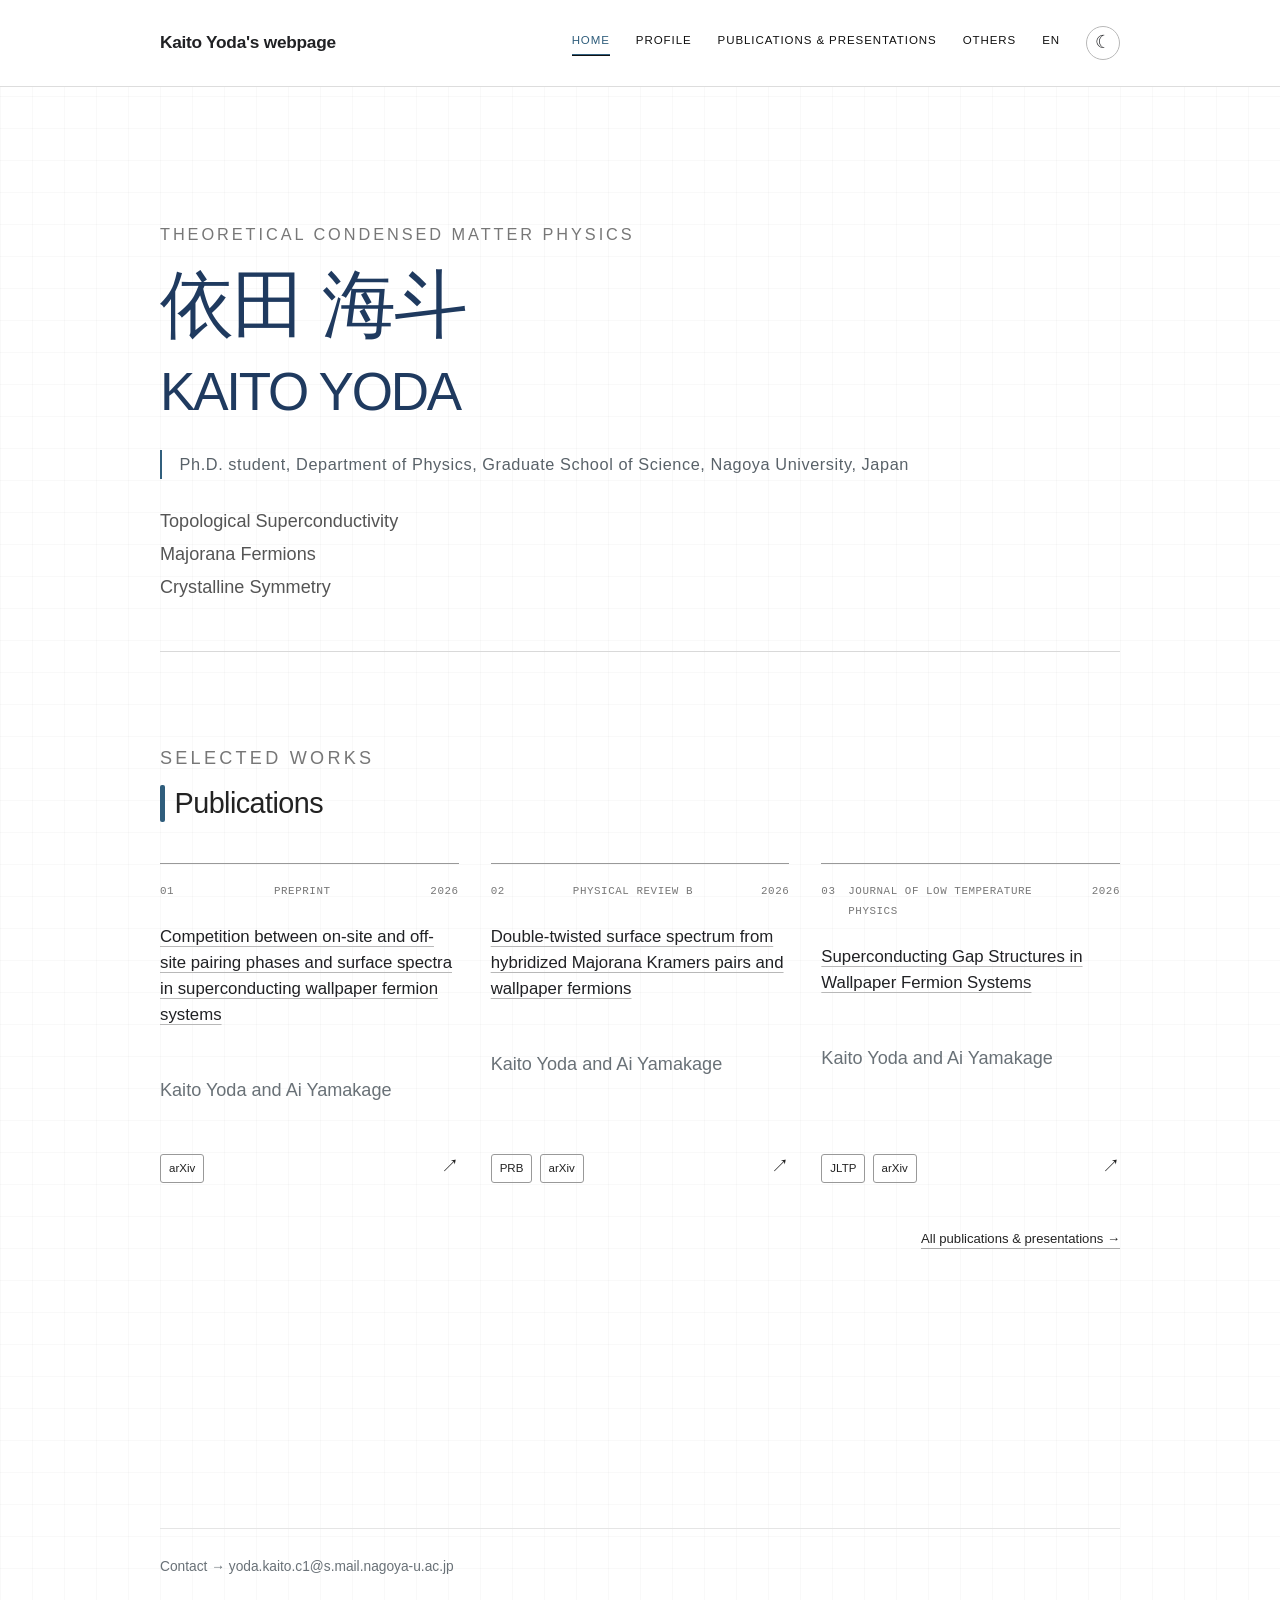
<file: index.html>
<!DOCTYPE html>
<html lang="ja">
<head>
  <meta charset="UTF-8">
  <meta name="viewport" content="width=device-width, initial-scale=1.0">
  <meta name="google-site-verification" content="fGGniMDQ4riu5vrGANIG6cHjym4Pj5fndVSo9XtaQqI" />
  <title>Home | Kaito Yoda's webpage</title>
  <meta
    name="description"
    content="Kaito Yoda (依田 海斗), Ph.D. student at Nagoya University. Research in theoretical condensed matter physics, including topological superconductivity, Majorana fermions, crystalline symmetry, and wallpaper fermions."
  >
  <link rel="canonical" href="https://kaito-yoda.github.io/">
  <link rel="icon" type="image/png" href="./favicon.png">
  <link rel="stylesheet" href="./style.css">
</head>
<body>
<header>
  <div class="site-header">
    <div class="site-title"><a href="./index.html">Kaito Yoda's webpage</a></div>
    <nav>
      <a href="./index.html" class="active">HOME</a>
      <a href="./profile/">Profile</a>
      <a href="./publication-presentation/">Publications &amp; Presentations</a>
      <a href="./others/">Others</a>
      <a href="./en/profile/">En</a>
  </nav>
  </div>
</header>
<main class="home">

  <section class="hero">

    <div class="hero-text">

      <p class="eyebrow">THEORETICAL CONDENSED MATTER PHYSICS</p>

      <h1>
        依田 海斗<br>
        <span>Kaito Yoda</span>
      </h1>

      <p class="hero-affiliation">
        Ph.D. student, Department of Physics, Graduate School of Science, Nagoya University, Japan
      </p>

      <p class="research-keywords">
        Topological Superconductivity<br>
        Majorana Fermions<br>
        Crystalline Symmetry
      </p>

    </div>
</section>

    <section class="featured-section", id="featured-publications">

  <div class="featured-heading">
    <p class="eyebrow">SELECTED WORKS</p>
    <h2>Publications</h2>
  </div>

  <div class="featured-grid">

    <!-- Paper 1 -->
    <article class="featured-paper">

      <div class="paper-meta">
        <span>01</span>
        <span>PREPRINT</span>
        <span>2026</span>
      </div>

      <h3>
        <a href="./publication-presentation/competition/">
        Competition between on-site and off-site pairing phases
        and surface spectra in superconducting wallpaper fermion systems
        </a>
      </h3>

      <p class="paper-authors">
        Kaito Yoda and Ai Yamakage
      </p>

      <div class="paper-footer">
        <div class="paper-links">
          <a href="https://arxiv.org/abs/2608.29691"
            target="_blank"
            rel="noopener noreferrer">
            arXiv
          </a>
        </div>

        <a class="paper-arrow"
          href="https://arxiv.org/abs/2608.29691"
          target="_blank"
          rel="noopener noreferrer">↗</a>
      </div>

    </article>


    <!-- Paper 2 -->
    <article class="featured-paper">

      <div class="paper-meta">
        <span>02</span>
        <span>PHYSICAL REVIEW B</span>
        <span>2026</span>
      </div>

      <h3>
        <a href="./publication-presentation/double-twisted/">
        Double-twisted surface spectrum from hybridized
        Majorana Kramers pairs and wallpaper fermions
        </a>
      </h3>

      <p class="paper-authors">
        Kaito Yoda and Ai Yamakage
      </p>

      <div class="paper-footer">
        <div class="paper-links">

          <a href="https://doi.org/10.1103/vnfd-ngb3"
            target="_blank"
            rel="noopener noreferrer">
            PRB
          </a>

          <a href="https://arxiv.org/abs/2603.11637"
            target="_blank"
            rel="noopener noreferrer">
            arXiv
          </a>

        </div>

        <a class="paper-arrow"
          href="https://doi.org/10.1103/vnfd-ngb3"
          target="_blank"
          rel="noopener noreferrer">↗</a>
      </div>

    </article>


    <!-- Paper 3 -->
    <article class="featured-paper">

      <div class="paper-meta">
        <span>03</span>
        <span>JOURNAL OF LOW TEMPERATURE PHYSICS</span>
        <span>2026</span>
      </div>

      <h3>
        <a href="./publication-presentation/SC_gap/">
        Superconducting Gap Structures in Wallpaper Fermion Systems
        </a>
      </h3>

      <p class="paper-authors">
        Kaito Yoda and Ai Yamakage
      </p>

      <div class="paper-footer">
        <div class="paper-links">

          <a href="https://doi.org/10.1007/s10909-025-03373-z"
            target="_blank"
            rel="noopener noreferrer">
            JLTP
          </a>

          <a href="https://arxiv.org/abs/2509.25823"
            target="_blank"
            rel="noopener noreferrer">
            arXiv
          </a>

        </div>

        <a class="paper-arrow"
          href="https://doi.org/10.1007/s10909-025-03373-z"
          target="_blank"
          rel="noopener noreferrer">↗</a>
      </div>

    </article>

  </div>

  <div class="all-publications">
    <a href="./publication-presentation/">
      All publications &amp; presentations →
    </a>
  </div>

  </section>

</main>
<footer>
  Contact → yoda.kaito.c1@s.mail.nagoya-u.ac.jp
</footer>
<script src="./script.js"></script>
</body>
</html>
</file>
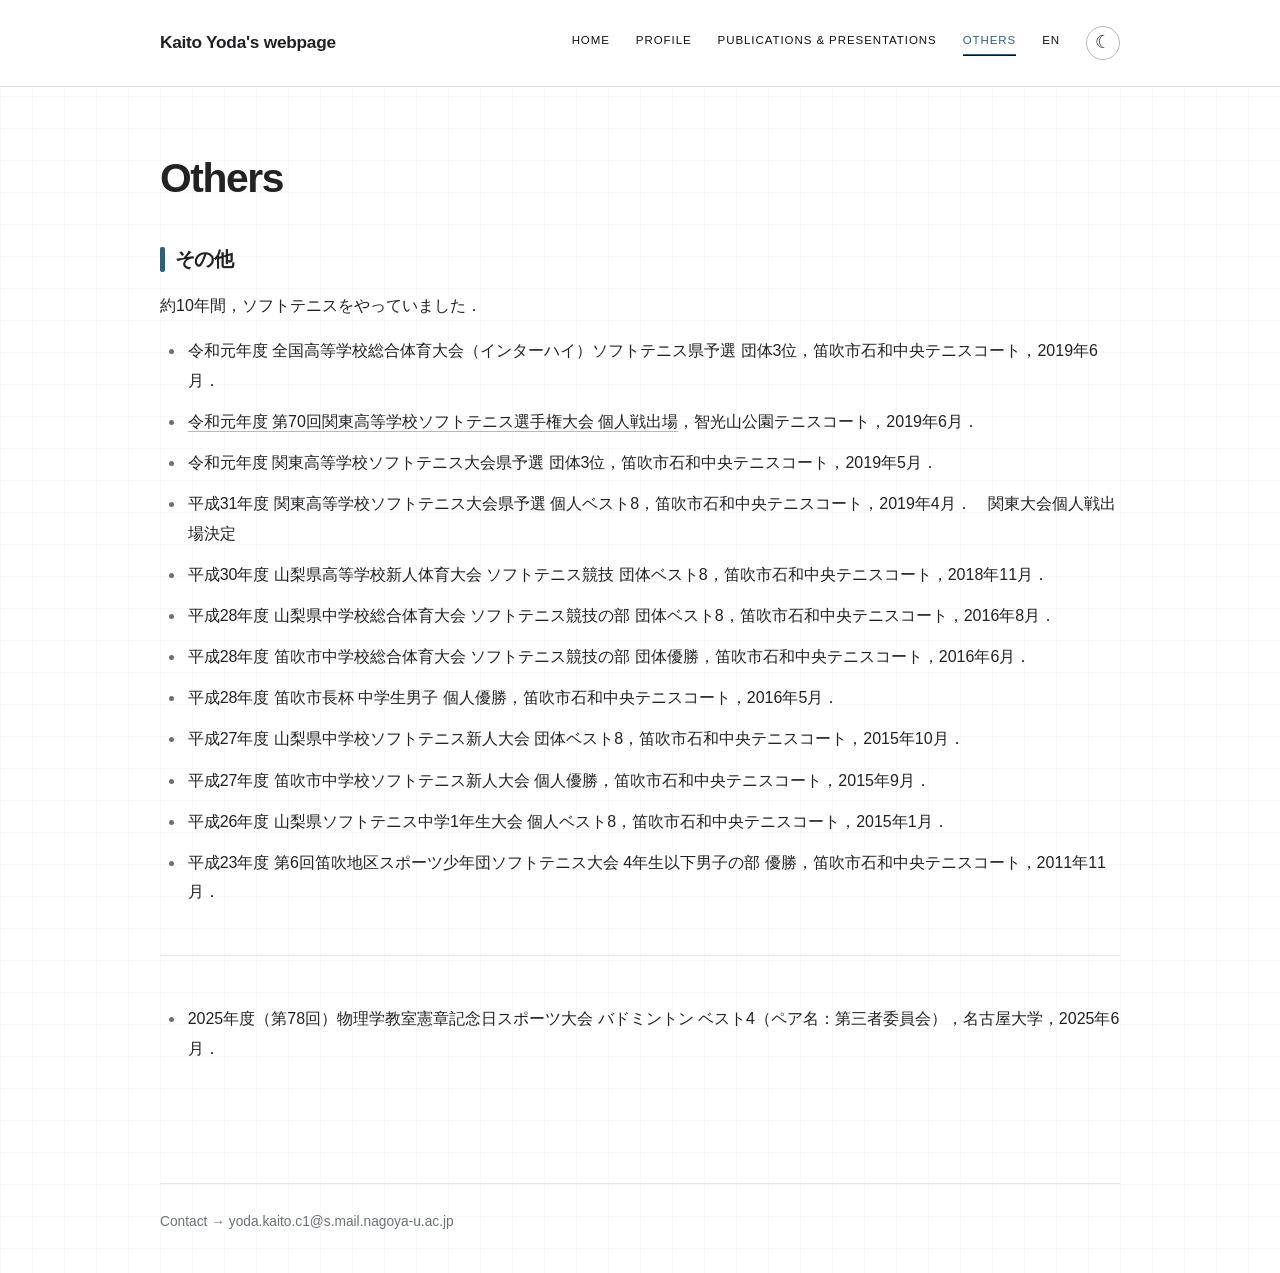
<file: others/index.html>
<!DOCTYPE html>
<html lang="ja">
<head>
  <meta charset="UTF-8">
  <meta name="viewport" content="width=device-width, initial-scale=1.0">
  <title>Others | Kaito Yoda's webpage</title>
  <link rel="icon" type="image/png" href="../favicon.png">
  <link rel="stylesheet" href="../style.css">
</head>
<body>
<header>
  <div class="site-header">
    <div class="site-title"><a href="../index.html">Kaito Yoda's webpage</a></div>
    <nav>
      <a href="../index.html">HOME</a>
      <a href="../profile/">PROFILE</a>
      <a href="../publication-presentation/">PUBLICATIONS &amp; Presentations </a>
      <a href="../others/" class="active">OTHERS</a>
      <a href="../en/profile/">EN</a>
    </nav>
  </div>
</header>
<main>
<h1>Others</h1>

<h2>その他</h2>

<p>約10年間，ソフトテニスをやっていました．</p>

<ul>
  <li>令和元年度 全国高等学校総合体育大会（インターハイ）ソフトテニス県予選 団体3位，笛吹市石和中央テニスコート，2019年6月．</li>

  <li><a href="https://saitama-hs-softtennis.com/shsst.sakura.ne.jp/wp-content/uploads/2019/06/6d98d98653abac5ecffc3454957b8976.pdf">令和元年度 第70回関東高等学校ソフトテニス選手権大会 個人戦出場</a>，智光山公園テニスコート，2019年6月．</li>

  <li>令和元年度 関東高等学校ソフトテニス大会県予選 団体3位，笛吹市石和中央テニスコート，2019年5月．</li>

  <li>平成31年度 関東高等学校ソフトテニス大会県予選 個人ベスト8，笛吹市石和中央テニスコート，2019年4月．　関東大会個人戦出場決定</li>

  <li>平成30年度 山梨県高等学校新人体育大会 ソフトテニス競技 団体ベスト8，笛吹市石和中央テニスコート，2018年11月．</li>

  <li>平成28年度 山梨県中学校総合体育大会 ソフトテニス競技の部 団体ベスト8，笛吹市石和中央テニスコート，2016年8月．</li>

  <li>平成28年度 笛吹市中学校総合体育大会 ソフトテニス競技の部 団体優勝，笛吹市石和中央テニスコート，2016年6月．</li>

  <li>平成28年度 笛吹市長杯 中学生男子 個人優勝，笛吹市石和中央テニスコート，2016年5月．</li>

  <li>平成27年度 山梨県中学校ソフトテニス新人大会 団体ベスト8，笛吹市石和中央テニスコート，2015年10月．</li>

  <li>平成27年度 笛吹市中学校ソフトテニス新人大会 個人優勝，笛吹市石和中央テニスコート，2015年9月．</li>

  <li>平成26年度 山梨県ソフトテニス中学1年生大会 個人ベスト8，笛吹市石和中央テニスコート，2015年1月．</li>

  <li>平成23年度 第6回笛吹地区スポーツ少年団ソフトテニス大会 4年生以下男子の部 優勝，笛吹市石和中央テニスコート，2011年11月．</li>
</ul>

<hr>

<ul>
  <li>2025年度（第78回）物理学教室憲章記念日スポーツ大会 バドミントン ベスト4（ペア名：第三者委員会），名古屋大学，2025年6月．</li>
</ul>
</main>
<footer>
  Contact → yoda.kaito.c1@s.mail.nagoya-u.ac.jp
</footer>
<script src="../script.js"></script>
</body>
</html>
</file>
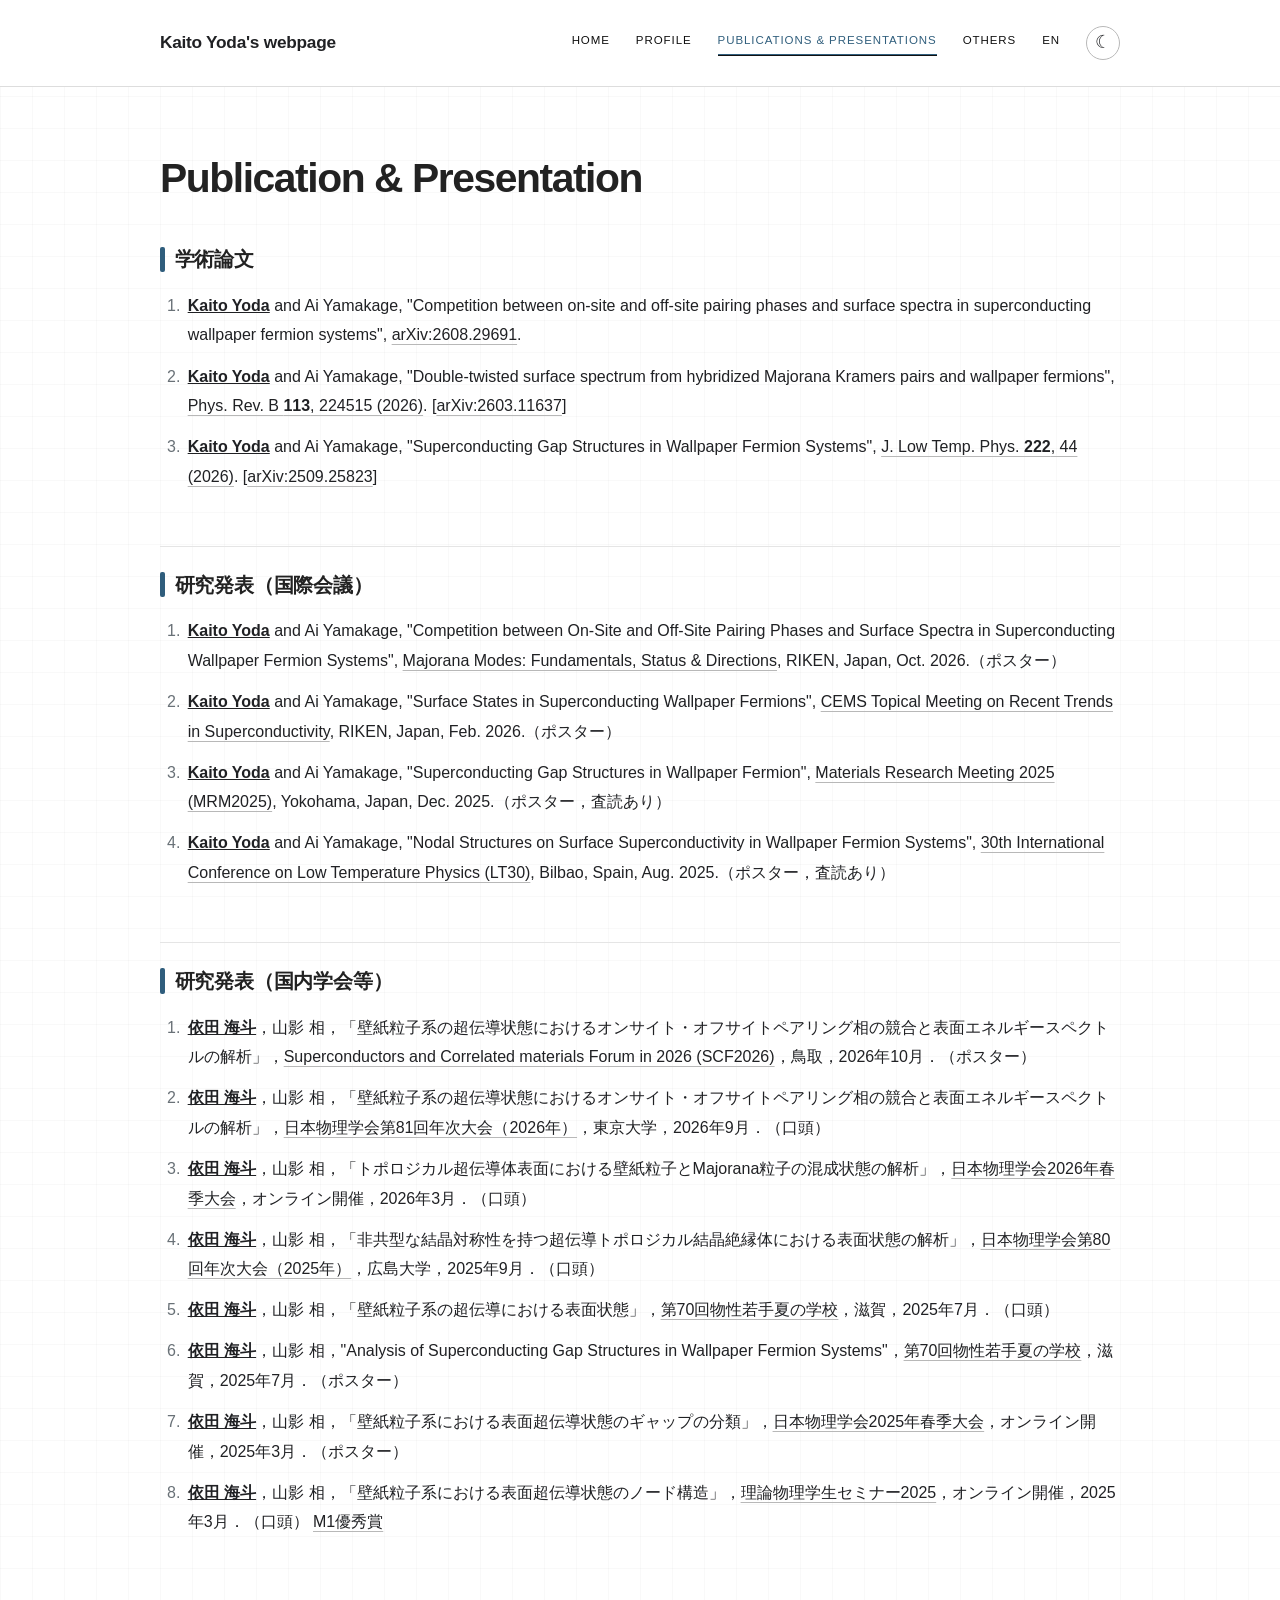
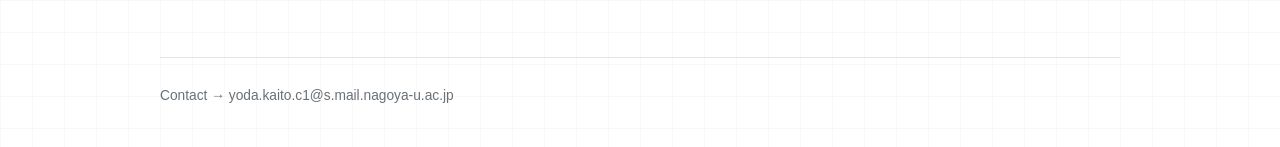
<file: publication-presentation/index.html>
<!DOCTYPE html>
<html lang="ja">
<head>
  <meta charset="UTF-8">
  <meta name="viewport" content="width=device-width, initial-scale=1.0">
  <title>Publication &amp; Presentation | Kaito Yoda's webpage</title>
  <link rel="icon" type="image/png" href="../favicon.png">
  <link rel="stylesheet" href="../style.css">
</head>
<body>
<header>
  <div class="site-header">
    <div class="site-title"><a href="../index.html">Kaito Yoda's webpage</a></div>
    <nav>
      <a href="../index.html">HOME</a>
      <a href="../profile/">PROFILE</a>
      <a href="../publication-presentation/" class="active">PUBLICATIONS &amp; Presentations </a>
      <a href="../others/">OTHERS</a>
      <a href="../en/publication-presentation/">EN</a>
    </nav>
  </div>
</header>
<main>
<h1>Publication &amp; Presentation</h1>

<h2>学術論文</h2>
<ol>
  <li><b><u>Kaito Yoda</u></b> and Ai Yamakage, "Competition between on-site and off-site pairing phases and surface spectra in superconducting wallpaper fermion systems", <a href="https://arxiv.org/abs/2608.29691">arXiv:2608.29691</a>.</li>

  <li><b><u>Kaito Yoda</u></b> and Ai Yamakage, "Double-twisted surface spectrum from hybridized Majorana Kramers pairs and wallpaper fermions", <a href="https://doi.org/10.1103/vnfd-ngb3">Phys. Rev. B <b>113</b>, 224515 (2026)</a>. [<a href="https://arxiv.org/abs/2603.11637">arXiv:2603.11637</a>]</li>

  <li><b><u>Kaito Yoda</u></b> and Ai Yamakage, "Superconducting Gap Structures in Wallpaper Fermion Systems", <a href="https://doi.org/10.1007/s10909-026-03368-w">J. Low Temp. Phys. <b>222</b>, 44 (2026)</a>. [<a href="https://doi.org/10.48550/arXiv.2509.25823">arXiv:2509.25823</a>]</li>
</ol>

<h2>研究発表（国際会議）</h2>
<ol>
  <li><b><u>Kaito Yoda</u></b> and Ai Yamakage, "Competition between On-Site and Off-Site Pairing Phases and Surface Spectra in Superconducting Wallpaper Fermion Systems", <a href="https://www.topoquantum.vip/majorana-7d394a68/">Majorana Modes: Fundamentals, Status &amp; Directions</a>, RIKEN, Japan, Oct. 2026.（ポスター）</li>

  <li><b><u>Kaito Yoda</u></b> and Ai Yamakage, "Surface States in Superconducting Wallpaper Fermions", <a href="https://cems.riken.jp/topicalmeeting/trends_sc2026/index.html">CEMS Topical Meeting on Recent Trends in Superconductivity</a>, RIKEN, Japan, Feb. 2026.（ポスター）</li>

  <li><b><u>Kaito Yoda</u></b> and Ai Yamakage, "Superconducting Gap Structures in Wallpaper Fermion", <a href="https://mrm2025.mrs-j.org/index.html">Materials Research Meeting 2025 (MRM2025)</a>, Yokohama, Japan, Dec. 2025.（ポスター，査読あり）</li>

  <li><b><u>Kaito Yoda</u></b> and Ai Yamakage, "Nodal Structures on Surface Superconductivity in Wallpaper Fermion Systems", <a href="https://www.lt30.es/">30th International Conference on Low Temperature Physics (LT30)</a>, Bilbao, Spain, Aug. 2025.（ポスター，査読あり）</li>
</ol>

<h2>研究発表（国内学会等）</h2>
<ol>
  <li><b><u>依田 海斗</u></b>，山影 相，「壁紙粒子系の超伝導状態におけるオンサイト・オフサイトペアリング相の競合と表面エネルギースペクトルの解析」，<a href="https://hskkbr.github.io/scf2026-website/">Superconductors and Correlated materials Forum in 2026 (SCF2026)</a>，鳥取，2026年10月．（ポスター）</li>

  <li><b><u>依田 海斗</u></b>，山影 相，「壁紙粒子系の超伝導状態におけるオンサイト・オフサイトペアリング相の競合と表面エネルギースペクトルの解析」，<a href="https://onsite.gakkai-web.net/jps/jps_search/2026au/index.html">日本物理学会第81回年次大会（2026年）</a>，東京大学，2026年9月．（口頭）</li>

  <li><b><u>依田 海斗</u></b>，山影 相，「トポロジカル超伝導体表面における壁紙粒子とMajorana粒子の混成状態の解析」，<a href="https://onsite.gakkai-web.net/jps/jps_search/2026sp/index.html">日本物理学会2026年春季大会</a>，オンライン開催，2026年3月．（口頭）</li>

  <li><b><u>依田 海斗</u></b>，山影 相，「非共型な結晶対称性を持つ超伝導トポロジカル結晶絶縁体における表面状態の解析」，<a href="https://onsite.gakkai-web.net/jps/jps_search/2025au/index.html">日本物理学会第80回年次大会（2025年）</a>，広島大学，2025年9月．（口頭）</li>

  <li><b><u>依田 海斗</u></b>，山影 相，「壁紙粒子系の超伝導における表面状態」，<a href="https://cmpss.jp/ss2025/">第70回物性若手夏の学校</a>，滋賀，2025年7月．（口頭）</li>

  <li><b><u>依田 海斗</u></b>，山影 相，"Analysis of Superconducting Gap Structures in Wallpaper Fermion Systems"，<a href="https://cmpss.jp/ss2025/">第70回物性若手夏の学校</a>，滋賀，2025年7月．（ポスター）</li>

  <li><b><u>依田 海斗</u></b>，山影 相，「壁紙粒子系における表面超伝導状態のギャップの分類」，<a href="https://onsite.gakkai-web.net/jps/jps_search/2025sp/index.html">日本物理学会2025年春季大会</a>，オンライン開催，2025年3月．（ポスター）</li>

  <li><b><u>依田 海斗</u></b>，山影 相，「壁紙粒子系における表面超伝導状態のノード構造」，<a href="https://sites.google.com/view/pncstuseminar2025">理論物理学生セミナー2025</a>，オンライン開催，2025年3月．（口頭） <a href="https://sites.google.com/view/pncstuseminar2025/%E5%8F%97%E8%B3%9E%E8%80%85">M1優秀賞</a></li>
</ol>
</main>
<footer>
  Contact → yoda.kaito.c1@s.mail.nagoya-u.ac.jp
</footer>
<script src="../script.js"></script>
</body>
</html>
</file>
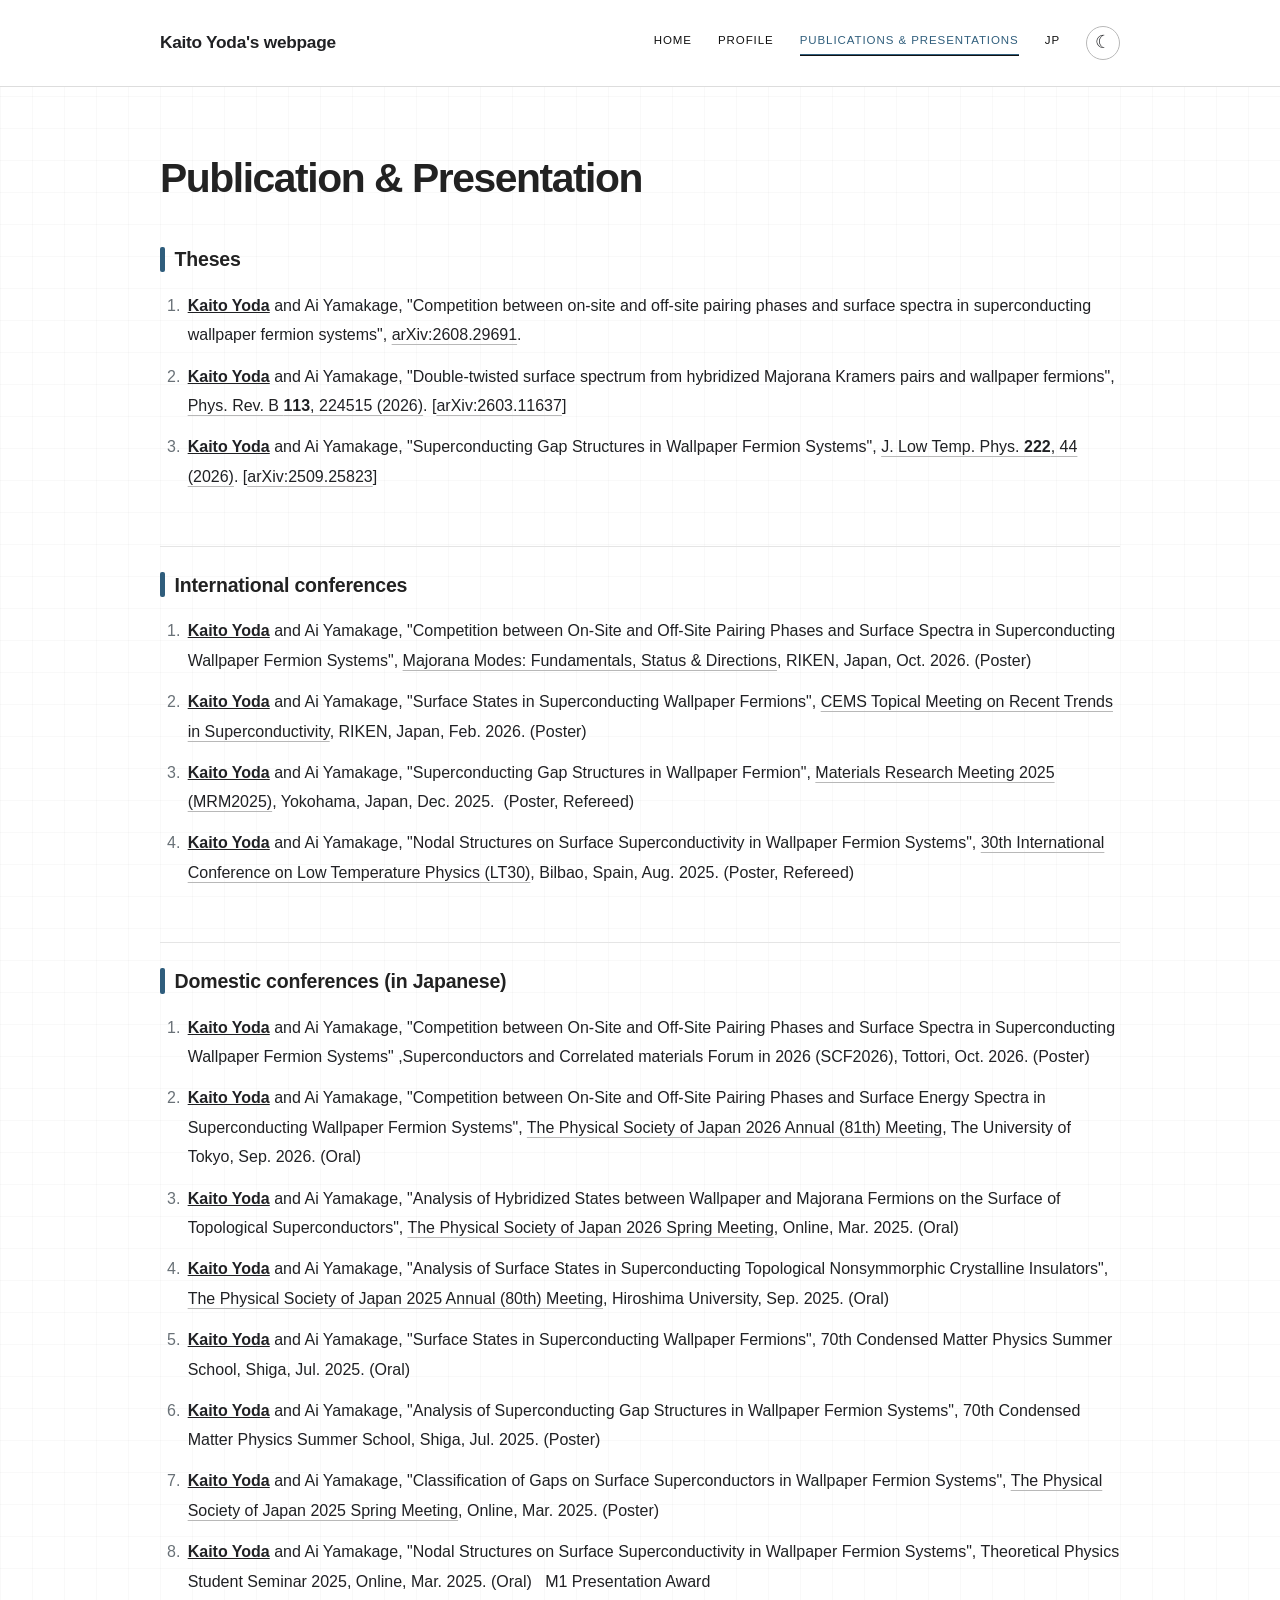
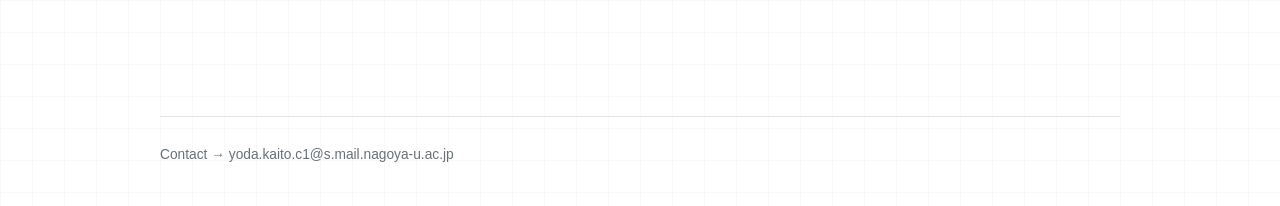
<file: en/publication-presentation/index.html>
<!DOCTYPE html>
<html lang="en">
<head>
  <meta charset="UTF-8">
  <meta name="viewport" content="width=device-width, initial-scale=1.0">
  <title>Publication &amp; Presentation | Kaito Yoda's webpage</title>
  <link rel="icon" type="image/png" href="../../favicon.png">
  <link rel="stylesheet" href="../../style.css">
</head>
<body>
<header>
  <div class="site-header">
    <div class="site-title"><a href="../../index.html">Kaito Yoda's webpage</a></div>
    <nav>
      <a href="../../index.html">HOME</a>
      <a href="../profile/">PROFILE</a>
      <a href="../publication-presentation/" class="active">PUBLICATIONS &amp; Presentations</a>
      <a href="../../publication-presentation/">JP</a>
    </nav>
  </div>
</header>

<main>
<h1>Publication &amp; Presentation</h1>

<h2>Theses</h2>
<ol>
  <li><b><u>Kaito Yoda</u></b> and Ai Yamakage, "Competition between on-site and off-site pairing phases and surface spectra in superconducting wallpaper fermion systems", <a href="https://arxiv.org/abs/2608.29691">arXiv:2608.29691</a>.</li>

  <li><b><u>Kaito Yoda</u></b> and Ai Yamakage, "Double-twisted surface spectrum from hybridized Majorana Kramers pairs and wallpaper fermions", <a href="https://doi.org/10.1103/vnfd-ngb3">Phys. Rev. B <b>113</b>, 224515 (2026)</a>. [<a href="https://arxiv.org/abs/2603.11637">arXiv:2603.11637</a>]</li>

  <li><b><u>Kaito Yoda</u></b> and Ai Yamakage, "Superconducting Gap Structures in Wallpaper Fermion Systems", <a href="https://doi.org/10.1007/s10909-026-03368-w">J. Low Temp. Phys. <b>222</b>, 44 (2026)</a>. [<a href="https://arxiv.org/abs/2509.25823">arXiv:2509.25823</a>]</li>
</ol>

<h2>International conferences</h2>
<ol>
  <li><b><u>Kaito Yoda</u></b> and Ai Yamakage, "Competition between On-Site and Off-Site Pairing Phases and Surface Spectra in Superconducting Wallpaper Fermion Systems", <a href="https://www.topoquantum.vip/majorana-7d394a68/">Majorana Modes: Fundamentals, Status &amp; Directions</a>, RIKEN, Japan, Oct. 2026. (Poster)</li>

  <li><b><u>Kaito Yoda</u></b> and Ai Yamakage, "Surface States in Superconducting Wallpaper Fermions", <a href="https://cems.riken.jp/topicalmeeting/trends_sc2026/index.html">CEMS Topical Meeting on Recent Trends in Superconductivity</a>, RIKEN, Japan, Feb. 2026. (Poster)</li>

  <li><b><u>Kaito Yoda</u></b> and Ai Yamakage, "Superconducting Gap Structures in Wallpaper Fermion", <a href="https://mrm2025.mrs-j.org/index.html">Materials Research Meeting 2025 (MRM2025)</a>, Yokohama, Japan, Dec. 2025.&nbsp; (Poster, Refereed)</li>

  <li><b><u>Kaito Yoda</u></b> and Ai Yamakage, "Nodal Structures on Surface Superconductivity in Wallpaper Fermion Systems", <a href="https://www.lt30.es/">30th International Conference on Low Temperature Physics (LT30)</a>, Bilbao, Spain, Aug. 2025. (Poster, Refereed)</li>
</ol>

<h2>Domestic conferences (in Japanese)</h2>
<ol>
  <li><b><u>Kaito Yoda</u></b> and Ai Yamakage, "Competition between On-Site and Off-Site Pairing Phases and Surface Spectra in Superconducting Wallpaper Fermion Systems" ,Superconductors and Correlated materials Forum in 2026 (SCF2026), Tottori, Oct. 2026. (Poster)</li>

  <li><b><u>Kaito Yoda</u></b> and Ai Yamakage, "Competition between On-Site and Off-Site Pairing Phases and Surface Energy Spectra in Superconducting Wallpaper Fermion Systems", <a href="https://onsite.gakkai-web.net/jps/jps_search/2026au/index_e.html">The Physical Society of Japan 2026 Annual (81th) Meeting</a>, The University of Tokyo, Sep. 2026. (Oral)</li>

  <li><b><u>Kaito Yoda</u></b> and Ai Yamakage, "Analysis of Hybridized States between Wallpaper and Majorana Fermions on the Surface of Topological Superconductors", <a href="https://onsite.gakkai-web.net/jps/jps_search/2026sp/index_e.html">The Physical Society of Japan 2026 Spring Meeting</a>, Online, Mar. 2025. (Oral)</li>

  <li><b><u>Kaito Yoda</u></b> and Ai Yamakage, "Analysis of Surface States in Superconducting Topological Nonsymmorphic Crystalline Insulators", <a href="https://onsite.gakkai-web.net/jps/jps_search/2025au/index_e.html">The Physical Society of Japan 2025 Annual (80th) Meeting</a>, Hiroshima University, Sep. 2025. (Oral)</li>

  <li><b><u>Kaito Yoda</u></b> and Ai Yamakage, "Surface States in Superconducting Wallpaper Fermions", 70th Condensed Matter Physics Summer School, Shiga, Jul. 2025. (Oral)</li>

  <li><b><u>Kaito Yoda</u></b> and Ai Yamakage, "Analysis of Superconducting Gap Structures in Wallpaper Fermion Systems", 70th Condensed Matter Physics Summer School, Shiga, Jul. 2025. (Poster)</li>

  <li><b><u>Kaito Yoda</u></b> and Ai Yamakage, "Classification of Gaps on Surface Superconductors in Wallpaper Fermion Systems", <a href="https://onsite.gakkai-web.net/jps/jps_search/2025sp/index_e.html">The Physical Society of Japan 2025 Spring Meeting</a>, Online, Mar. 2025. (Poster)</li>

  <li><b><u>Kaito Yoda</u></b> and Ai Yamakage, "Nodal Structures on Surface Superconductivity in Wallpaper Fermion Systems", Theoretical Physics Student Seminar 2025, Online, Mar. 2025. (Oral)&nbsp;&nbsp; M1 Presentation Award</li>
</ol>
</main>

<footer>
  Contact → yoda.kaito.c1@s.mail.nagoya-u.ac.jp
</footer>
<script src="../../script.js"></script>
</body>
</html>
</file>
<file: style.css>
/* ---------- Base ---------- */
:root {
  --text: #202124;
  --muted: #697177;
  --line: #e5e5e5;
  --line-dark: #b8b8b8;
  --background: #fafbfc;
  --accent: #315f7d;
  --accent-light: #eaf1f5;
}
* { box-sizing: border-box; }
html { scroll-behavior: smooth; }
body {
  min-height: 100vh;
  margin: 0;
  display: flex;
  flex-direction: column;
  font-family: -apple-system, BlinkMacSystemFont, "Helvetica Neue", Arial,
               "Noto Sans JP", sans-serif;
  font-size: 16px;
  line-height: 1.85;
  color: var(--text);
  background: #fbfbfa;
  -webkit-font-smoothing: antialiased;
}
a {
  color: inherit;
  text-decoration-line: underline;
  text-decoration-color: var(--line-dark);
  text-decoration-thickness: 1px;
  text-underline-offset: 0.22em;
  transition: text-decoration-color 0.15s ease, opacity 0.15s ease;
}
a:hover { text-decoration-color: var(--text); }
header {
  position: sticky;
  top: 0;
  z-index: 100;

  background: rgba(255, 255, 255, 0.92);
  backdrop-filter: blur(8px);

  border-bottom: 1px solid #ddd;
}
.site-header, main, footer {
  width: min(100% - 48px, 960px);
  margin-left: auto;
  margin-right: auto;
}
.site-header {
  min-height: 86px;
  display: flex;
  align-items: center;
  justify-content: space-between;
  gap: 36px;
}
.site-title {
  flex: 0 0 auto;
  font-size: 1.08rem;
  font-weight: 650;
  letter-spacing: -0.015em;
}
.site-title a, nav a { text-decoration: none; }
nav {
  display: flex;
  align-items: center;
  justify-content: flex-end;
  flex-wrap: wrap;
  gap: 8px 26px;
  font-size: 0.9rem;
}
nav a {
  position: relative;
  color: #222;
  text-decoration: none;
  padding-bottom: 4px;
  font-size: 0.72rem;
  letter-spacing: 0.08em;
  text-transform: uppercase;
}

nav a::after {
  content: "";
  position: absolute;
  left: 0;
  bottom: 0;

  width: 100%;
  height: 1px;
  background: #222;

  transform: scaleX(0);
  transform-origin: left;
  transition: transform 0.25s ease;
}

nav a:hover::after,
nav a.active::after {
  transform: scaleX(1);
}
main {
  flex: 1;
  padding-top: 64px;
  padding-bottom: 96px;
}
h1, h2 {
  line-height: 1.35;
  color: #222;
}
h1 {
  margin: 0 0 2.5rem;
  font-size: clamp(2rem, 4vw, 2.55rem);
  font-weight: 620;
  letter-spacing: -0.035em;
}
h2 {
  margin: 3.4rem 0 1.15rem;
  padding-top: 1.55rem;
  border-top: 1px solid var(--line);
  font-size: 1.22rem;
  font-weight: 620;
  letter-spacing: -0.01em;
  display: flex;
  align-items: center;
  gap: 0.6rem;
}
h2::before {
  content: "";
  width: 5px;
  height: 1.3em;
  background-color: #2f5d7c;
  border-radius: 2px;
}
main > h1 + h2 {
  margin-top: 0;
  padding-top: 0;
  border-top: 0;
}
p { margin: 0 0 1rem; }
ul, ol {
  margin: 1rem 0 1.5rem;
  padding-left: 1.55rem;
}
li {
  margin-bottom: 0.72rem;
  padding-left: 0.18rem;
}
li::marker { color: var(--muted); }
hr {
  margin: 3rem 0;
  border: 0;
  border-top: 1px solid var(--line);
}
.small, .lang { color: var(--muted); }
.photo-note {
  margin-top: 3rem;
  padding-top: 1.5rem;
  border-top: 1px solid var(--line);
}
main.home {
  padding-top: clamp(82px, 12vw, 132px);
  padding-bottom: clamp(120px, 16vw, 180px);
}
.home h1 {
  margin-bottom: 1.35rem;
  font-size: 0.78rem;
  font-weight: 600;
  letter-spacing: 0.17em;
  text-transform: uppercase;
  color: var(--muted);
}
.home h2 {
  max-width: 820px;
  margin: 0 0 2rem;
  padding: 0;
  border: 0;
  font-size: clamp(2.35rem, 6vw, 4rem);
  font-weight: 620;
  letter-spacing: -0.055em;
}
.home p {
  max-width: 760px;
  font-size: 1.02rem;
}
.home p:last-of-type {
  margin-top: 1.65rem;
  font-size: 1.13rem;
}
footer {
  padding-top: 25px;
  padding-bottom: 38px;
  border-top: 1px solid var(--line);
  color: var(--muted);
  font-size: 0.86rem;
}
@media (max-width: 760px) {
  .site-header, main, footer { width: min(100% - 36px, 960px); }
  .site-header {
    min-height: 0;
    padding: 22px 0 18px;
    display: block;
  }
  .site-title { margin-bottom: 12px; }
  nav {
    justify-content: flex-start;
    gap: 4px 20px;
    font-size: 0.88rem;
  }
  main {
    padding-top: 46px;
    padding-bottom: 72px;
  }
  h1 { margin-bottom: 2rem; }
  h2 { margin-top: 2.8rem; }
  main.home {
    padding-top: 70px;
    padding-bottom: 110px;
  }
}

nav a {
  color: #111;
  text-decoration: none;
  padding-bottom: 4px;
}

nav a.active {
  border-bottom: 1px solid #111;
}

nav a:hover {
  border-bottom: 1px solid #aaa;
}

.profile-links {
  display: flex;
  flex-wrap: wrap;
  gap: 0.7rem;
  margin: 1.2rem 0;
}

.profile-links a {
  display: inline-flex;
  align-items: center;
  gap: 0.45rem;

  padding: 0.4rem 0.8rem;

  border: 1px solid #bbb;
  border-radius: 6px;

  color: #111;
  text-decoration: none;

  font-size: 0.9rem;

  transition:
    transform 0.2s ease,
    border-color 0.2s ease,
    box-shadow 0.2s ease;
}

.profile-links a:hover {
  transform: translateY(-2px);
  border-color: #222;
  box-shadow: 0 3px 10px rgba(0, 0, 0, 0.07);
  background-color: #f7f7f7;
}

.profile-links i {
  font-size: 1rem;
}

nav a.active {
  color: var(--accent);
}

nav a.active::after {
  background: var(--accent);
}

a:hover {
  color: var(--accent);
}

main {
  animation: fadeUp 0.5s ease-out;
}

@keyframes fadeUp {
  from {
    opacity: 0;
    transform: translateY(8px);
  }

  to {
    opacity: 1;
    transform: translateY(0);
  }
}

@media (prefers-reduced-motion: reduce) {
  main {
    animation: none;
  }
}

.profile-links a,
.paper-link {
  transition:
    transform 0.2s ease,
    box-shadow 0.2s ease;
}

.profile-links a:hover,
.paper-link:hover {
  transform: translateY(-2px);
  box-shadow: 0 4px 12px rgba(0, 0, 0, 0.07);
}

body {
  background-color: #fff;

  background-image:
    linear-gradient(rgba(0, 0, 0, 0.025) 1px, transparent 1px),
    linear-gradient(90deg, rgba(0, 0, 0, 0.025) 1px, transparent 1px);

  background-size: 32px 32px;
}

.hero {
  display: block;
}

.hero h1 {
  font-size: clamp(2.8rem, 6vw, 4.6rem);
  font-weight: 500;
  line-height: 1.08;
  letter-spacing: -0.03em;
  margin: 0.6rem 0 1.5rem;
  color: #1f3a5f;
}

.hero h1 span {
  font-size: 0.72em;
  font-weight: 400;
  color: #1f3a5f;
}

.eyebrow {
  font-size: 0.72rem;
  letter-spacing: 0.18em;
  color: #777;
}

.research-keywords {
  margin-top: 2rem;
  font-size: 0.9rem;
  line-height: 1.8;
  color: #555;
}

/* =========================
   Featured Publications
   ========================= */

.featured-section {
  margin-top: 3rem;
  padding-top: 4rem;
  padding-bottom: 6rem;
  border-top: 1px solid #d9d9d9;
}

.featured-heading {
  margin-bottom: 2.5rem;
}

.featured-heading .eyebrow {
  margin-bottom: 0.5rem;
}

.featured-heading h2 {
  margin: 0;
  font-size: 1.8rem;
  font-weight: 500;
  letter-spacing: -0.02em;
}


/* 3 columns */

.featured-grid {
  display: grid;
  grid-template-columns: repeat(3, 1fr);
  gap: 2rem;
}


/* individual paper */

.featured-paper {
  position: relative;

  display: flex;
  flex-direction: column;

  min-height: 320px;

  padding-top: 1.1rem;

  border-top: 1px solid #999;

  transition:
    transform 0.25s ease,
    border-color 0.25s ease;
}

.featured-paper:hover {
  transform: translateY(-4px);
  border-color: #111;
}


/* small metadata line */

.paper-meta {
  display: flex;
  justify-content: space-between;
  gap: 0.8rem;

  margin-bottom: 1.4rem;

  font-family: monospace;
  font-size: 0.68rem;
  letter-spacing: 0.05em;

  color: #777;
}


/* paper title */

.featured-paper h3 {
  margin: 0 0 1.2rem;

  font-size: 1.05rem;
  font-weight: 500;
  line-height: 1.55;
}


/* authors */

.paper-authors {
  margin: 0;

  font-size: 0.85rem;
  color: #666;
}


/* bottom area */

.paper-footer {
  display: flex;
  justify-content: space-between;
  align-items: flex-end;

  margin-top: auto;
  padding-top: 2rem;
}


/* arXiv / PRB badges */

.paper-links {
  display: flex;
  gap: 0.45rem;
}

.paper-links a {
  padding: 0.18rem 0.5rem;

  border: 1px solid #999;
  border-radius: 3px;

  color: #222;
  text-decoration: none;

  font-size: 0.72rem;

  transition:
    background-color 0.2s ease,
    border-color 0.2s ease;
}

.paper-links a:hover {
  background: #111;
  border-color: #111;
  color: #fff;
}


/* arrow */

.paper-arrow {
  display: inline-block;

  color: #222;
  text-decoration: none;

  font-size: 1.1rem;

  transition: transform 0.2s ease;
}

.featured-paper:hover .paper-arrow {
  transform: translate(3px, -3px);
}


/* all publications */

.all-publications {
  margin-top: 2.5rem;
  text-align: right;
}

.all-publications a {
  color: #222;
  text-decoration: none;

  font-size: 0.82rem;

  border-bottom: 1px solid #aaa;
  padding-bottom: 2px;
}

.all-publications a:hover {
  border-color: #111;
}


/* smartphone */

@media (max-width: 800px) {

  .featured-grid {
    grid-template-columns: 1fr;
    gap: 2.5rem;
  }

  .featured-paper {
    min-height: auto;
  }

  .paper-footer {
    margin-top: 2rem;
  }

}

/* ==================================
   Paper Detail Page
   ================================== */


main.paper-page {
  width: min(100% - 48px, 960px);

  margin-left: auto;
  margin-right: auto;

  padding-top: 64px;
  padding-bottom: 96px;
}


/* -------------------------
   Back link
   ------------------------- */

.back-link {
  display: inline-block;

  margin-bottom: 3rem;

  color: var(--muted);
  text-decoration: none;

  font-size: 0.75rem;
  letter-spacing: 0.05em;

  transition:
    color 0.2s ease,
    transform 0.2s ease;
}

.back-link:hover {
  color: var(--accent);
  transform: translateX(-3px);
}


/* -------------------------
   Paper hero
   ------------------------- */

.paper-hero {
  padding: 3rem;

  background: rgba(255, 255, 255, 0.88);

  border: 1px solid var(--line);
  border-radius: 8px;

  box-shadow:
    0 12px 36px rgba(0, 0, 0, 0.035);

  margin-bottom: 4rem;
}


.paper-hero-meta {
  display: flex;
  justify-content: space-between;
  align-items: flex-start;

  margin-bottom: 2rem;

  font-family: monospace;
  font-size: 0.7rem;
  letter-spacing: 0.08em;
}


.paper-hero-meta > div {
  display: flex;
  flex-direction: column;
  gap: 0.2rem;
}


.paper-category {
  color: var(--accent);
  font-weight: 600;
}


.paper-journal,
.paper-year {
  color: var(--muted);
}


/* title */

.paper-hero h1 {
  max-width: 820px;

  margin: 0;

  font-size: clamp(2rem, 4.5vw, 3.5rem);
  font-weight: 500;

  line-height: 1.17;
  letter-spacing: -0.035em;

  color: #1f3a5f;
}


/* authors */

.paper-authors {
  margin-top: 2rem;
  margin-bottom: 0;

  font-size: 0.95rem;
  color: var(--muted);
}


.paper-authors span {
  padding: 0 0.35rem;
  color: var(--line-dark);
}


/* buttons */

.paper-buttons {
  display: flex;
  flex-wrap: wrap;
  gap: 0.6rem;

  margin-top: 2rem;
}


.paper-buttons a {
  display: inline-flex;
  align-items: center;
  gap: 0.45rem;

  padding: 0.35rem 0.7rem;

  border: 1px solid var(--line-dark);
  border-radius: 4px;

  color: var(--text);
  text-decoration: none;

  font-size: 0.76rem;

  transition:
    color 0.2s ease,
    background-color 0.2s ease,
    border-color 0.2s ease,
    transform 0.2s ease;
}


.paper-buttons a:hover {
  color: #fff;

  background: var(--accent);
  border-color: var(--accent);

  transform: translateY(-2px);
}


.paper-buttons a span {
  transition: transform 0.2s ease;
}


.paper-buttons a:hover span {
  transform: translate(2px, -2px);
}


/* -------------------------
   Sections
   ------------------------- */

.paper-section {
  display: grid;

  grid-template-columns: 165px 1fr;
  gap: 3rem;

  padding: 3.2rem 0;

  border-top: 1px solid var(--line);
}


/* heading */

.paper-section-heading {
  display: flex;
  align-items: baseline;

  gap: 0.7rem;
}


.section-number {
  font-family: monospace;

  font-size: 0.65rem;
  color: var(--accent);
}


/*
  共通の h2 の縦線や上線を
  paper page 内だけ解除
*/

.paper-section-heading h2 {
  display: block;

  margin: 0;
  padding: 0;

  border: 0;

  font-size: 1rem;
  font-weight: 600;

  letter-spacing: 0.02em;
}


.paper-section-heading h2::before {
  display: none;
}


/* -------------------------
   Abstract
   ------------------------- */

.paper-abstract p {
  margin: 0;

  font-size: 1rem;
  line-height: 2;
}


/* -------------------------
   Publication information
   ------------------------- */

.publication-info {
  margin: 0;
}


.publication-info > div {
  display: grid;

  grid-template-columns: 120px 1fr;

  padding: 0.65rem 0;

  border-bottom: 1px solid var(--line);
}


.publication-info > div:first-child {
  padding-top: 0;
}


.publication-info dt {
  font-size: 0.76rem;
  color: var(--muted);
}


.publication-info dd {
  margin: 0;

  font-size: 0.88rem;
}


/* -------------------------
   Keywords
   ------------------------- */

.paper-tags {
  display: flex;
  flex-wrap: wrap;

  gap: 0.55rem;
}


.paper-tags span {
  padding: 0.28rem 0.65rem;

  border: 1px solid var(--line-dark);
  border-radius: 999px;

  background: rgba(255, 255, 255, 0.55);

  font-size: 0.72rem;
}


/* -------------------------
   Bottom navigation
   ------------------------- */

.paper-bottom-nav {
  display: flex;
  justify-content: space-between;

  gap: 2rem;

  margin-top: 3rem;
  padding-top: 2rem;

  border-top: 1px solid var(--line);
}


.paper-bottom-nav a {
  color: var(--muted);

  text-decoration: none;

  font-size: 0.78rem;

  transition:
    color 0.2s ease,
    transform 0.2s ease;
}


.paper-bottom-nav a:hover {
  color: var(--accent);
}


.paper-bottom-nav a:first-child:hover {
  transform: translateX(-3px);
}


.paper-bottom-nav a:last-child:hover {
  transform: translateX(3px);
}


/* -------------------------
   Mobile
   ------------------------- */

@media (max-width: 760px) {

  main.paper-page {
    width: min(100% - 36px, 960px);

    padding-top: 46px;
    padding-bottom: 72px;
  }


  .paper-hero {
    padding: 2rem 1.5rem;
    margin-bottom: 3rem;
  }


  .paper-hero h1 {
    font-size: clamp(1.8rem, 8vw, 2.5rem);
  }


  .paper-section {
    grid-template-columns: 1fr;

    gap: 1.4rem;

    padding: 2.5rem 0;
  }


  .publication-info > div {
    grid-template-columns: 90px 1fr;
  }


  .paper-bottom-nav {
    flex-direction: column;
  }

}

/* ==================================
   Career Timeline
   ================================== */

.career-timeline {
  margin: 1.8rem 0 2.5rem;
}


/* 1 item */

.timeline-item {
  display: grid;
  grid-template-columns: 295px 1fr;
  column-gap: 1.5rem;
}


/* date */

.timeline-date {
  padding-top: 0.05rem;

  text-align: left;
  white-space: nowrap;

  font-size: 0.90rem;
  line-height: 1.6;
  color: var(--muted);

  font-variant-numeric: tabular-nums;
}


/* content + vertical line */

.timeline-content {
  position: relative;

  padding:
    0
    0
    2.2rem
    1.7rem;

  border-left: 1px solid var(--line-dark);

  line-height: 1.8;
}


/* dot */

.timeline-content::before {
  content: "";

  position: absolute;

  left: -5px;
  top: 0.42rem;

  width: 9px;
  height: 9px;

  border-radius: 50%;

  background: var(--accent);

  box-shadow:
    0 0 0 4px #fff;

  transition:
    transform 0.2s ease,
    background-color 0.2s ease;
}


/* little interaction */

.timeline-item:hover .timeline-content::before {
  transform: scale(1.3);
}

.timeline-item:hover .timeline-date {
  color: var(--accent);
}


/* last item */

.timeline-item:last-child .timeline-content {
  padding-bottom: 0;
}


/* gap between education and other career items */

.timeline-item.timeline-gap {
  margin-top: 1.5rem;
}


/* ==================================
   Mobile
   ================================== */

@media (max-width: 760px) {

  .timeline-item {
    grid-template-columns: 1fr;
  }


  .timeline-date {
    margin-left: 1.6rem;
    margin-bottom: 0.35rem;

    text-align: left;

    font-size: 0.75rem;
  }


  .timeline-content {
    margin-left: 0.2rem;

    padding-left: 1.4rem;
    padding-bottom: 2rem;
  }

}

.profile-records {
  margin: 1.8rem 0 2.5rem;
}

.profile-record {
  display: grid;
  grid-template-columns: 295px 1fr;
  column-gap: 1.5rem;

  padding: 1.15rem 0;

  border-bottom: 1px solid var(--line);
  transition:
    background-color 0.2s ease,
    padding-left 0.2s ease;
}

.profile-record:first-child {
  border-top: 1px solid var(--line);
}

.record-date {
  white-space: nowrap;

  font-size: 0.90rem;
  color: var(--muted);

  font-variant-numeric: tabular-nums;
}

.record-content {
  line-height: 1.8;
}

.profile-record:hover {
  background-color: rgba(49, 95, 125, 0.025);
}

.profile-record:hover .record-date {
  color: var(--accent);
}

.research-topics {
  display: grid;
  grid-template-columns: repeat(2, 1fr);
  gap: 0;
  margin-top: 1.8rem;

  border-top: 1px solid var(--line);
}

.research-topic {
  display: grid;
  grid-template-columns: 36px 1fr;
  gap: 1rem;

  padding: 1.4rem 0;

  border-bottom: 1px solid var(--line);
}

.research-topic:nth-child(odd) {
  padding-right: 1.5rem;
}

.research-topic:nth-child(even) {
  padding-left: 1.5rem;
}

.research-topic > span {
  font-family: monospace;
  font-size: 0.7rem;
  color: var(--accent);
}

.research-topic small {
  color: var(--muted);
  font-size: 0.78rem;
}

@media (max-width: 760px) {

  .profile-record {
    grid-template-columns: 1fr;
    gap: 0.35rem;
  }

  .record-date {
    white-space: normal;
  }

  .research-topics {
    grid-template-columns: 1fr;
  }

  .research-topic:nth-child(odd),
  .research-topic:nth-child(even) {
    padding-left: 0;
    padding-right: 0;
  }

}

.hero-affiliation {
  max-width: 700px;

  margin-top: 1.6rem;
  padding-left: 1.1rem;

  border-left: 2px solid var(--accent);

  font-size: 0.92rem;
  font-weight: 450;
  line-height: 1.8;
  letter-spacing: 0.035em;

  color: #596269;
}

/* ==================================
   Light / Dark Mode
   ================================== */

/* Toggle button */

.theme-toggle {
  display: inline-flex;
  align-items: center;
  justify-content: center;

  width: 34px;
  height: 34px;

  padding: 0;

  border: 1px solid var(--line-dark);
  border-radius: 50%;

  background: transparent;
  color: var(--text);

  font-size: 1.1rem;
  line-height: 1;

  cursor: pointer;

  transition:
    background-color 0.2s ease,
    border-color 0.2s ease,
    transform 0.2s ease;
}

.theme-toggle:hover {
  background: var(--accent-light);
  transform: translateY(-2px);
}

.theme-toggle:focus-visible {
  outline: 2px solid var(--accent);
  outline-offset: 3px;
}


/* ==================================
   Dark color palette
   ================================== */

html[data-theme="dark"] {
  color-scheme: dark;

  --text: #e5e9ef;
  --muted: #a0acb9;
  --line: #343e4c;
  --line-dark: #657488;
  --background: #10151d;
  --accent: #8bb9de;
  --accent-light: #23354a;
}


/* Background */

html[data-theme="dark"] body {
  background-color: #10151d;

  background-image:
    linear-gradient(
      rgba(255, 255, 255, 0.025) 1px,
      transparent 1px
    ),
    linear-gradient(
      90deg,
      rgba(255, 255, 255, 0.025) 1px,
      transparent 1px
    );

  color: var(--text);
}


/* Header */

html[data-theme="dark"] header {
  background: rgba(16, 21, 29, 0.94);
  border-bottom-color: var(--line);
}

html[data-theme="dark"] nav a,
html[data-theme="dark"] .site-title a {
  color: var(--text);
}

html[data-theme="dark"] nav a.active {
  color: var(--accent);
  border-bottom-color: var(--accent);
}

html[data-theme="dark"] nav a:hover {
  border-bottom-color: var(--accent);
}


/* General headings */

html[data-theme="dark"] h1,
html[data-theme="dark"] h2 {
  color: var(--text);
}


/* Home */

html[data-theme="dark"] .hero h1,
html[data-theme="dark"] .hero h1 span {
  color: #d9e9f8;
}

html[data-theme="dark"] .eyebrow,
html[data-theme="dark"] .research-keywords {
  color: var(--muted);
}

html[data-theme="dark"] .featured-section {
  border-top-color: var(--line);
}

html[data-theme="dark"] .featured-paper {
  border-top-color: var(--line-dark);
}

html[data-theme="dark"] .paper-meta,
html[data-theme="dark"] .paper-authors {
  color: var(--muted);
}

html[data-theme="dark"] .paper-links a,
html[data-theme="dark"] .paper-arrow,
html[data-theme="dark"] .all-publications a {
  color: var(--text);
}

html[data-theme="dark"] .paper-links a {
  border-color: var(--line-dark);
}

html[data-theme="dark"] .paper-links a:hover {
  background: var(--accent-light);
  border-color: var(--accent);
  color: var(--text);
}


/* Profile */

html[data-theme="dark"] .profile-links a {
  color: var(--text);
  border-color: var(--line-dark);
}

html[data-theme="dark"] .profile-links a:hover {
  background-color: #1c2837;
}

html[data-theme="dark"] .profile-record:hover {
  background-color: rgba(139, 185, 222, 0.06);
}

html[data-theme="dark"] .timeline-content::before {
  box-shadow: 0 0 0 4px #10151d;
}


/* Paper detail pages */

html[data-theme="dark"] .paper-hero {
  background: rgba(26, 34, 46, 0.9);
  border-color: var(--line);
}

html[data-theme="dark"] .paper-hero h1 {
  color: #d9e9f8;
}

html[data-theme="dark"] .paper-tags span {
  background: #1b2735;
}


/* Mobile */

@media (max-width: 760px) {
  .theme-toggle {
    width: 32px;
    height: 32px;
  }
}
</file>
